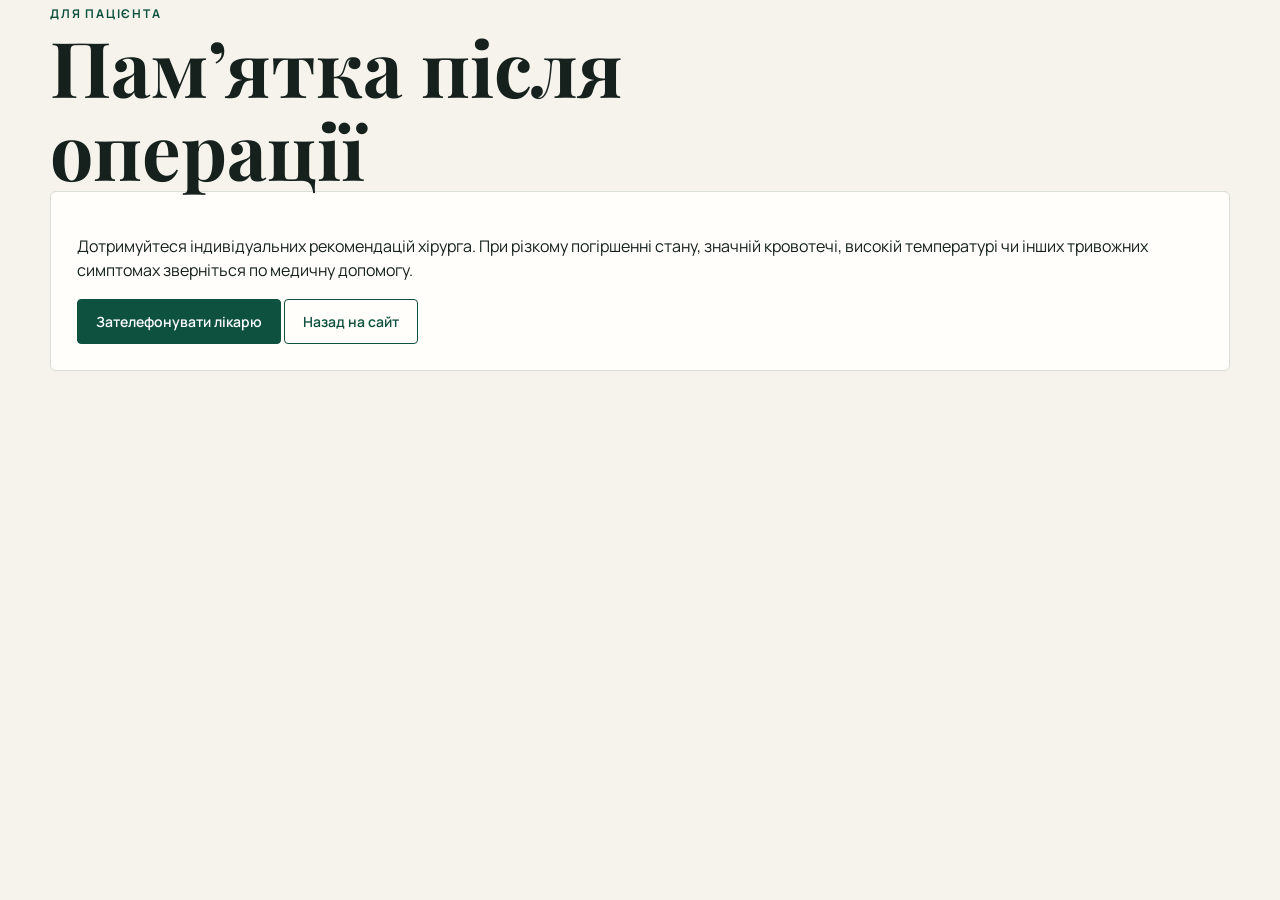
<file: aftercare.html>
<!doctype html>
<html lang="uk">
<head>
  <meta charset="utf-8">
  <meta name="viewport" content="width=device-width,initial-scale=1">
  <title>Памʼятка після операції</title>
  <link rel="stylesheet" href="styles.css">
</head>
<body>
<main class="patient-page">
  <div class="container">
    <span class="eyebrow">Для пацієнта</span>
    <h1>Памʼятка після операції</h1>

    <div class="card patient-page-card">
      <p>Дотримуйтеся індивідуальних рекомендацій хірурга. При різкому погіршенні стану, значній кровотечі, високій температурі чи інших тривожних симптомах зверніться по медичну допомогу.</p>

      <div class="patient-actions">
        <a class="btn" href="tel:+380973994532">Зателефонувати лікарю</a>
        <a class="btn ghost" href="index.html#patient">Назад на сайт</a>
      </div>
    </div>
  </div>
</main>
</body>
</html>
</file>
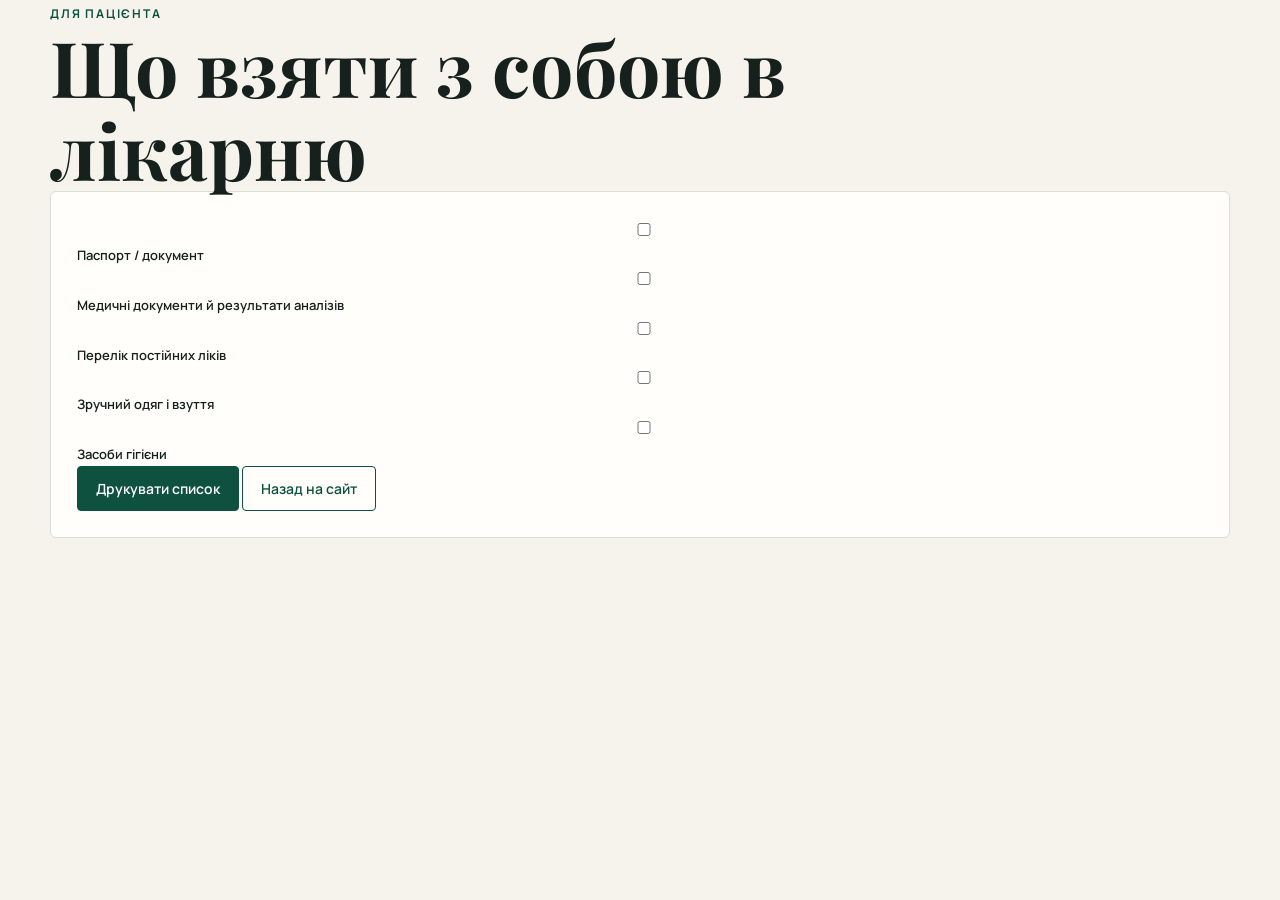
<file: hospital-bag.html>
<!doctype html>
<html lang="uk">
<head>
  <meta charset="utf-8">
  <meta name="viewport" content="width=device-width,initial-scale=1">
  <title>Що взяти з собою в лікарню</title>
  <link rel="stylesheet" href="styles.css">
</head>
<body>
<main class="patient-page">
  <div class="container">
    <span class="eyebrow">Для пацієнта</span>
    <h1>Що взяти з собою в лікарню</h1>

    <div class="card patient-page-card">
      <div class="patient-checklist">
        <label class="checklist-row"><input type="checkbox"><span class="checklist-text">Паспорт / документ</span></label>
        <label class="checklist-row"><input type="checkbox"><span class="checklist-text">Медичні документи й результати аналізів</span></label>
        <label class="checklist-row"><input type="checkbox"><span class="checklist-text">Перелік постійних ліків</span></label>
        <label class="checklist-row"><input type="checkbox"><span class="checklist-text">Зручний одяг і взуття</span></label>
        <label class="checklist-row"><input type="checkbox"><span class="checklist-text">Засоби гігієни</span></label>
      </div>

      <div class="patient-actions">
        <button class="btn" onclick="window.print()">Друкувати список</button>
        <a class="btn ghost" href="index.html#patient">Назад на сайт</a>
      </div>
    </div>
  </div>
</main>
</body>
</html>
</file>
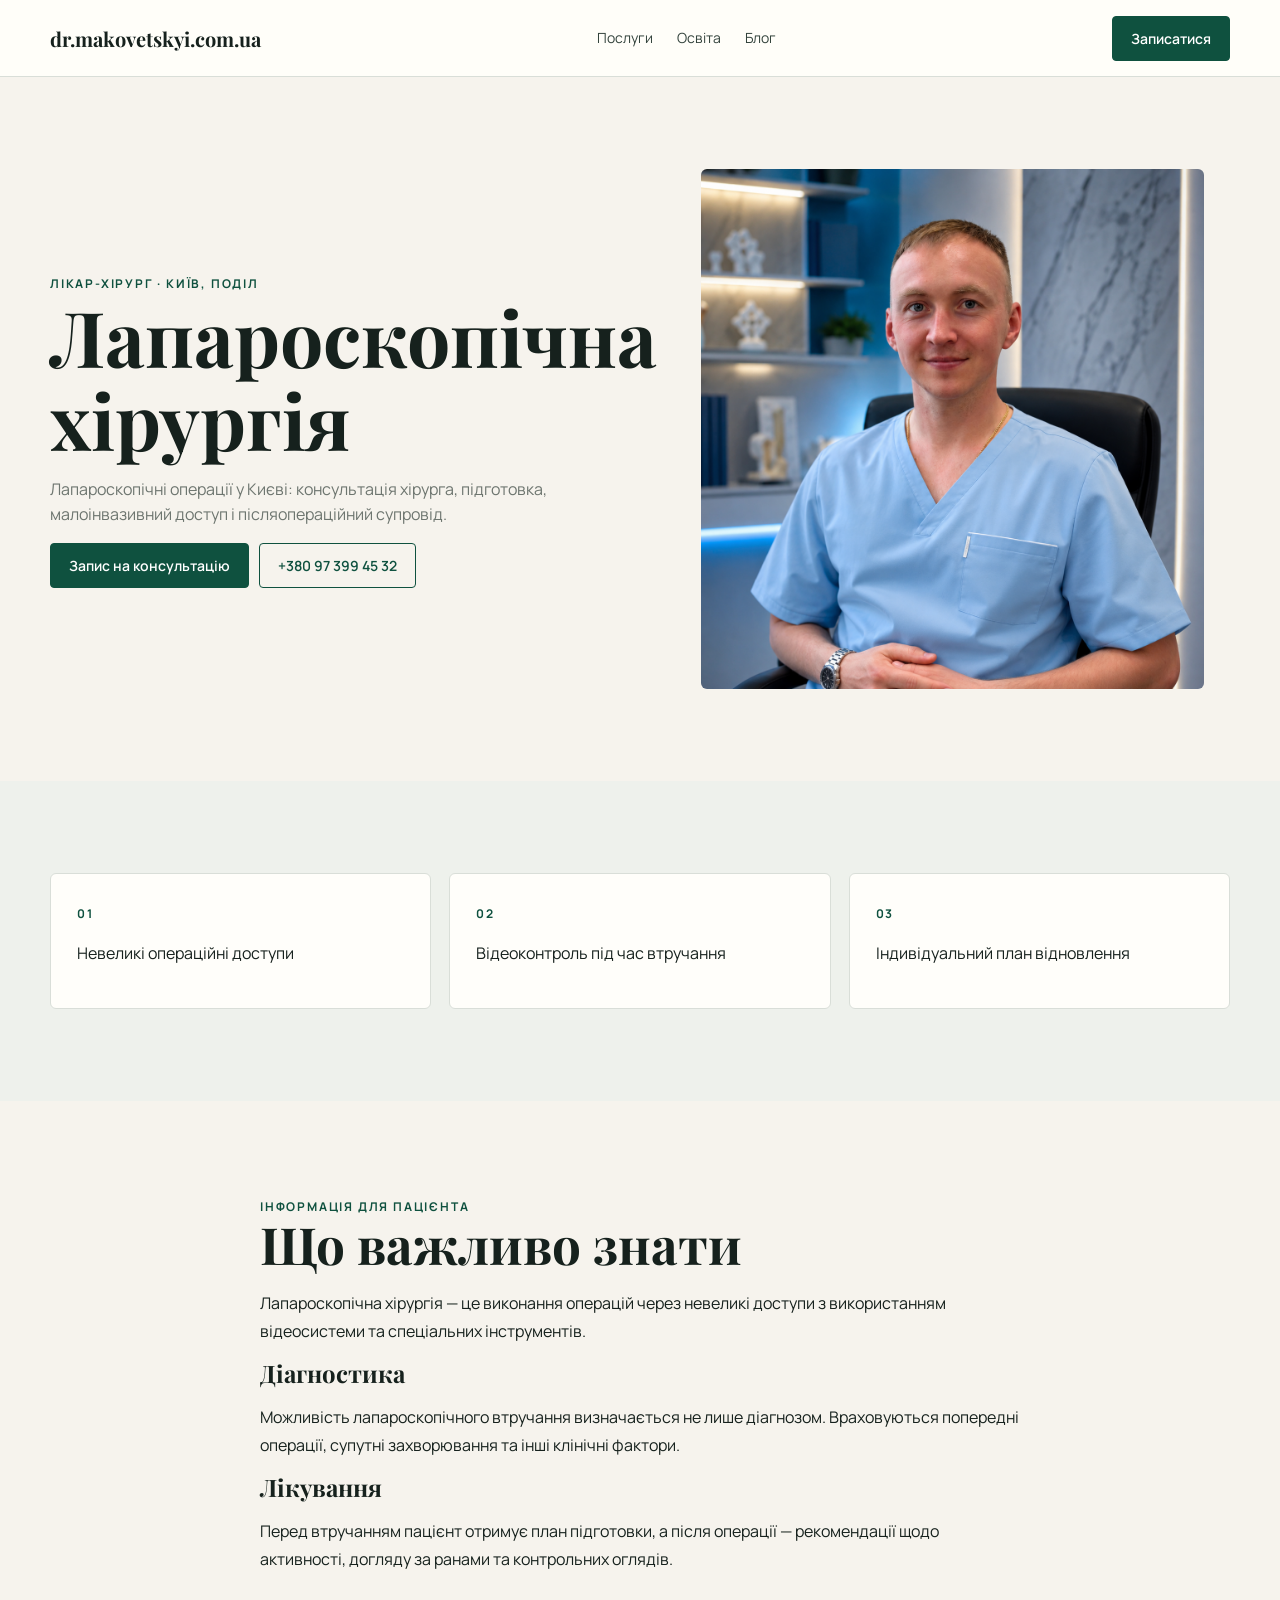
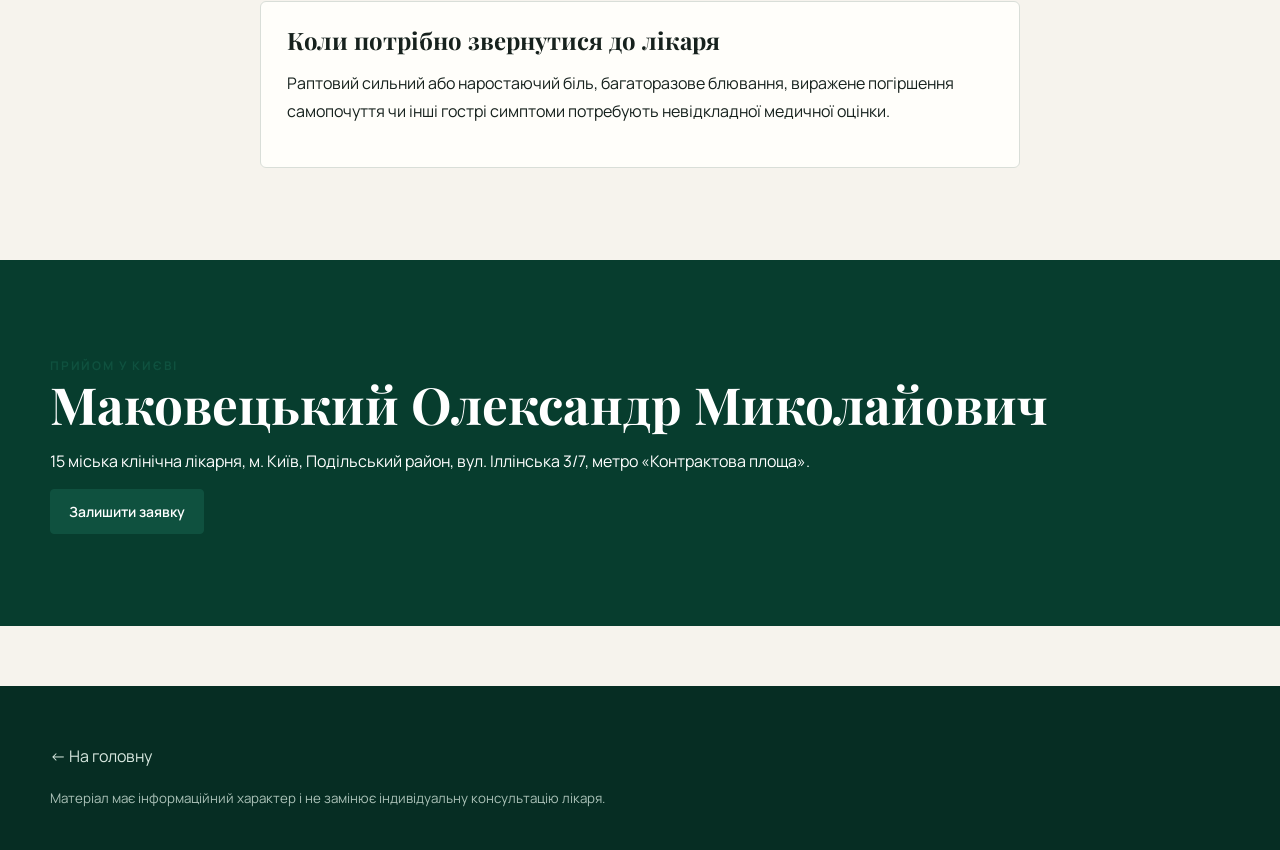
<file: laparoskopichna-khirurhiia.html>
<!doctype html><html lang="uk"><head><meta charset="utf-8"><meta name="viewport" content="width=device-width,initial-scale=1">
<title>Лапароскопічна хірургія у Києві — лікар-хірург</title><meta name="description" content="Лапароскопічні операції у Києві: консультація хірурга, підготовка, малоінвазивний доступ і післяопераційний супровід."><link rel="canonical" href="https://dr-makovetskyi-new.vercel.app/laparoskopichna-khirurhiia.html">
<meta property="og:type" content="website"><meta property="og:title" content="Лапароскопічна хірургія у Києві — лікар-хірург"><meta property="og:description" content="Лапароскопічні операції у Києві: консультація хірурга, підготовка, малоінвазивний доступ і післяопераційний супровід."><meta property="og:url" content="https://dr-makovetskyi-new.vercel.app/laparoskopichna-khirurhiia.html">
<link rel="stylesheet" href="styles.css"><script type="application/ld+json">{"@context": "https://schema.org", "@type": "MedicalWebPage", "name": "Лапароскопічна хірургія у Києві — лікар-хірург", "description": "Лапароскопічні операції у Києві: консультація хірурга, підготовка, малоінвазивний доступ і післяопераційний супровід.", "url": "https://dr-makovetskyi-new.vercel.app/laparoskopichna-khirurhiia.html", "author": {"@type": "Person", "name": "Маковецький Олександр Миколайович", "jobTitle": "Лікар-хірург"}}</script></head>
<body><header class="site-header"><div class="container header-inner"><a class="brand" href="index.html">dr.makovetskyi.com.ua</a><nav class="main-nav"><a href="index.html#services">Послуги</a><a href="index.html#education">Освіта</a><a href="index.html#blog">Блог</a></nav><a class="btn" href="index.html#appointment">Записатися</a></div></header>
<main><section class="section"><div class="container seo-service-hero"><div><span class="eyebrow">Лікар-хірург · Київ, Поділ</span><h1>Лапароскопічна хірургія</h1><p class="muted">Лапароскопічні операції у Києві: консультація хірурга, підготовка, малоінвазивний доступ і післяопераційний супровід.</p><div style="display:flex;gap:10px;flex-wrap:wrap"><a class="btn" href="index.html#appointment">Запис на консультацію</a><a class="btn ghost" href="tel:+380973994532">+380 97 399 45 32</a></div></div><img src="assets/doctor.png" alt="Лікар-хірург Маковецький Олександр Миколайович — Лапароскопічна хірургія"></div></section>
<section class="section" style="background:#eef1ec"><div class="container"><div class="seo-points"><article class="card"><span class="eyebrow">01</span><p>Невеликі операційні доступи</p></article><article class="card"><span class="eyebrow">02</span><p>Відеоконтроль під час втручання</p></article><article class="card"><span class="eyebrow">03</span><p>Індивідуальний план відновлення</p></article></div></div></section>
<section class="section"><div class="container seo-copy"><span class="eyebrow">Інформація для пацієнта</span><h2>Що важливо знати</h2><p>Лапароскопічна хірургія — це виконання операцій через невеликі доступи з використанням відеосистеми та спеціальних інструментів.</p><h3>Діагностика</h3><p>Можливість лапароскопічного втручання визначається не лише діагнозом. Враховуються попередні операції, супутні захворювання та інші клінічні фактори.</p><h3>Лікування</h3><p>Перед втручанням пацієнт отримує план підготовки, а після операції — рекомендації щодо активності, догляду за ранами та контрольних оглядів.</p><div class="card" style="margin-top:28px"><h3>Коли потрібно звернутися до лікаря</h3><p>Раптовий сильний або наростаючий біль, багаторазове блювання, виражене погіршення самопочуття чи інші гострі симптоми потребують невідкладної медичної оцінки.</p></div></div></section>
<section class="section dark-section"><div class="container"><span class="eyebrow">Прийом у Києві</span><h2>Маковецький Олександр Миколайович</h2><p>15 міська клінічна лікарня, м. Київ, Подільський район, вул. Іллінська 3/7, метро «Контрактова площа».</p><a class="btn" href="index.html#appointment">Залишити заявку</a></div></section></main>
<footer class="footer"><div class="container"><a href="index.html">← На головну</a><p><small>Матеріал має інформаційний характер і не замінює індивідуальну консультацію лікаря.</small></p></div></footer></body></html>
</file>
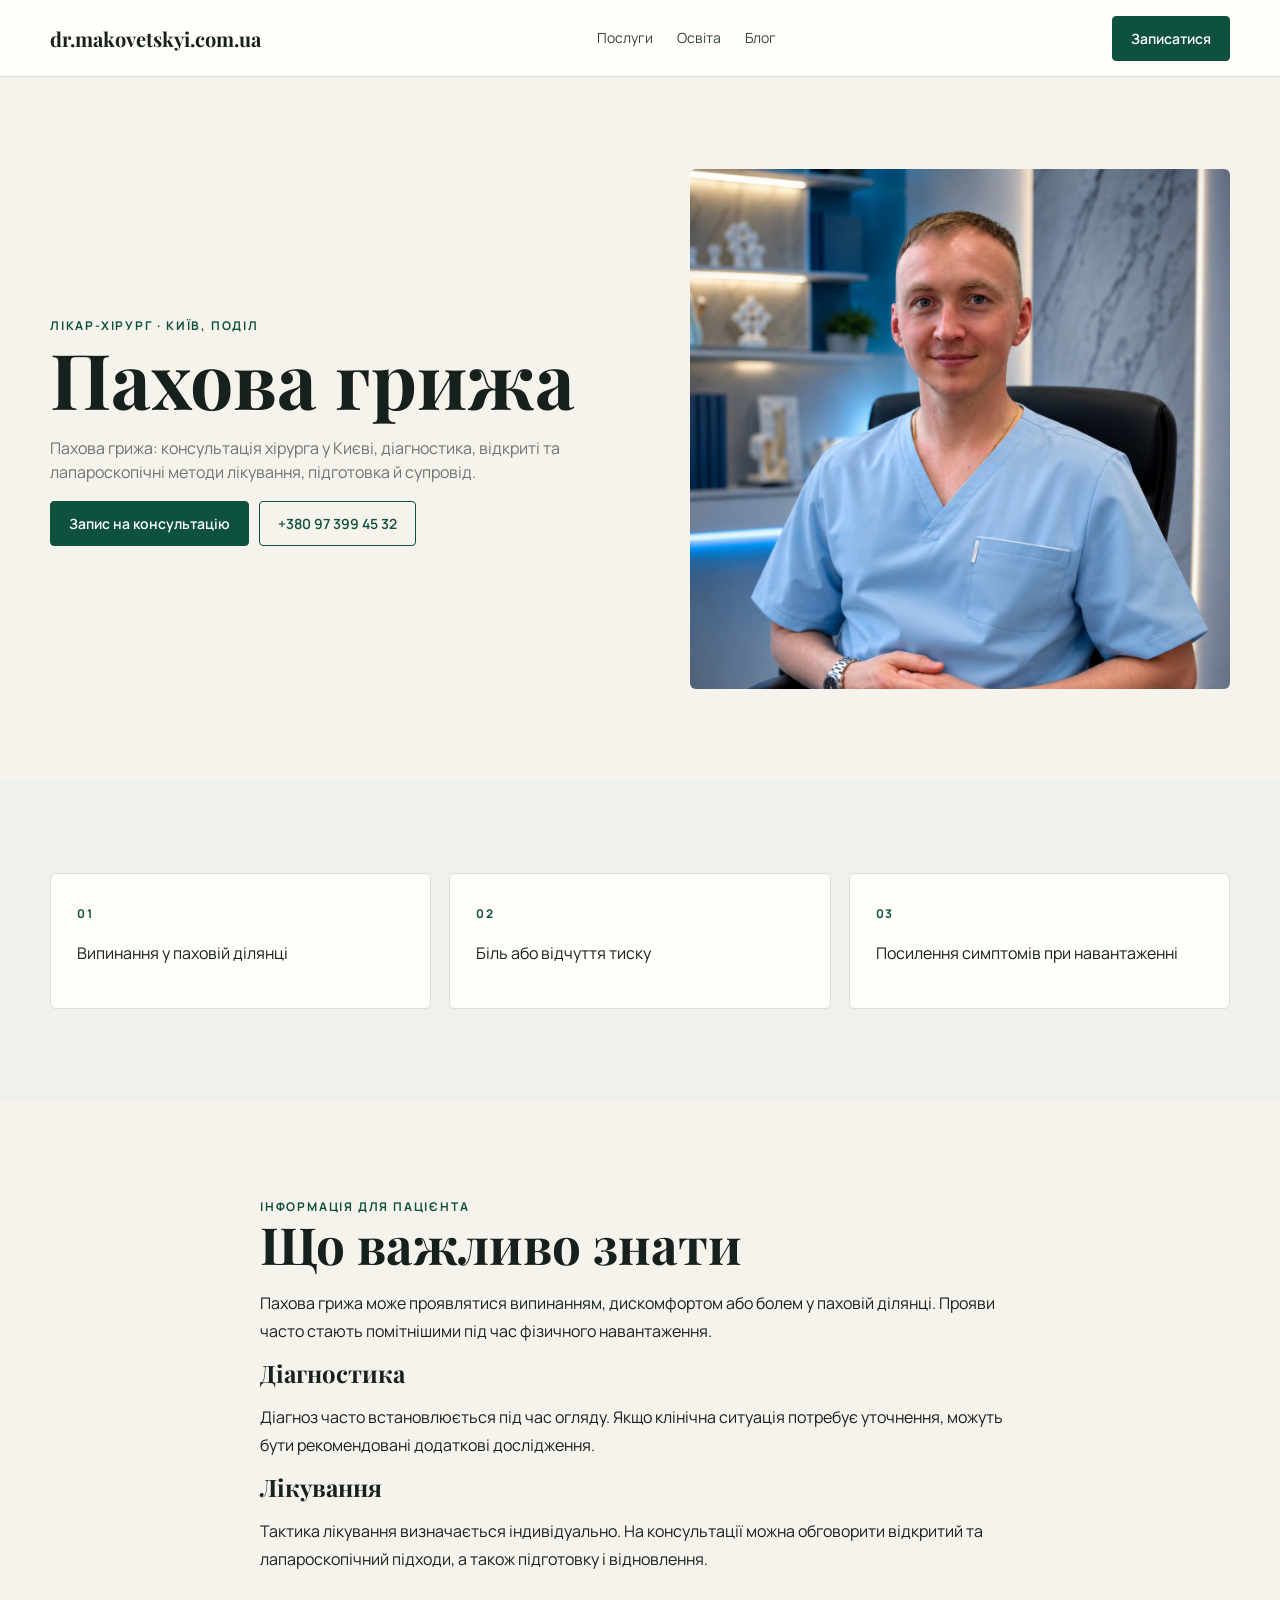
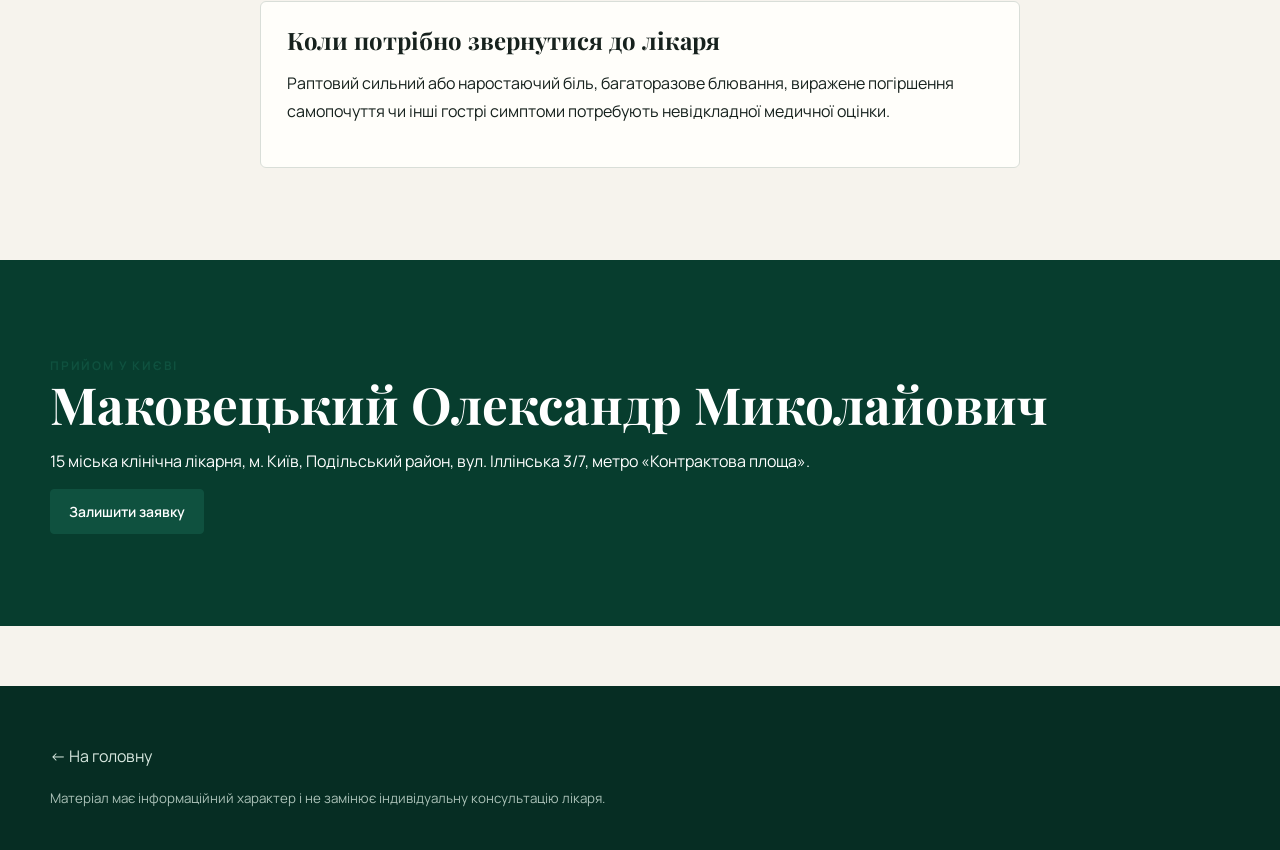
<file: pakhova-gryzha.html>
<!doctype html><html lang="uk"><head><meta charset="utf-8"><meta name="viewport" content="width=device-width,initial-scale=1">
<title>Пахова грижа у Києві — діагностика та лікування</title><meta name="description" content="Пахова грижа: консультація хірурга у Києві, діагностика, відкриті та лапароскопічні методи лікування, підготовка й супровід."><link rel="canonical" href="https://dr-makovetskyi-new.vercel.app/pakhova-gryzha.html">
<meta property="og:type" content="website"><meta property="og:title" content="Пахова грижа у Києві — діагностика та лікування"><meta property="og:description" content="Пахова грижа: консультація хірурга у Києві, діагностика, відкриті та лапароскопічні методи лікування, підготовка й супровід."><meta property="og:url" content="https://dr-makovetskyi-new.vercel.app/pakhova-gryzha.html">
<link rel="stylesheet" href="styles.css"><script type="application/ld+json">{"@context": "https://schema.org", "@type": "MedicalWebPage", "name": "Пахова грижа у Києві — діагностика та лікування", "description": "Пахова грижа: консультація хірурга у Києві, діагностика, відкриті та лапароскопічні методи лікування, підготовка й супровід.", "url": "https://dr-makovetskyi-new.vercel.app/pakhova-gryzha.html", "author": {"@type": "Person", "name": "Маковецький Олександр Миколайович", "jobTitle": "Лікар-хірург"}}</script></head>
<body><header class="site-header"><div class="container header-inner"><a class="brand" href="index.html">dr.makovetskyi.com.ua</a><nav class="main-nav"><a href="index.html#services">Послуги</a><a href="index.html#education">Освіта</a><a href="index.html#blog">Блог</a></nav><a class="btn" href="index.html#appointment">Записатися</a></div></header>
<main><section class="section"><div class="container seo-service-hero"><div><span class="eyebrow">Лікар-хірург · Київ, Поділ</span><h1>Пахова грижа</h1><p class="muted">Пахова грижа: консультація хірурга у Києві, діагностика, відкриті та лапароскопічні методи лікування, підготовка й супровід.</p><div style="display:flex;gap:10px;flex-wrap:wrap"><a class="btn" href="index.html#appointment">Запис на консультацію</a><a class="btn ghost" href="tel:+380973994532">+380 97 399 45 32</a></div></div><img src="assets/doctor.png" alt="Лікар-хірург Маковецький Олександр Миколайович — Пахова грижа"></div></section>
<section class="section" style="background:#eef1ec"><div class="container"><div class="seo-points"><article class="card"><span class="eyebrow">01</span><p>Випинання у паховій ділянці</p></article><article class="card"><span class="eyebrow">02</span><p>Біль або відчуття тиску</p></article><article class="card"><span class="eyebrow">03</span><p>Посилення симптомів при навантаженні</p></article></div></div></section>
<section class="section"><div class="container seo-copy"><span class="eyebrow">Інформація для пацієнта</span><h2>Що важливо знати</h2><p>Пахова грижа може проявлятися випинанням, дискомфортом або болем у паховій ділянці. Прояви часто стають помітнішими під час фізичного навантаження.</p><h3>Діагностика</h3><p>Діагноз часто встановлюється під час огляду. Якщо клінічна ситуація потребує уточнення, можуть бути рекомендовані додаткові дослідження.</p><h3>Лікування</h3><p>Тактика лікування визначається індивідуально. На консультації можна обговорити відкритий та лапароскопічний підходи, а також підготовку і відновлення.</p><div class="card" style="margin-top:28px"><h3>Коли потрібно звернутися до лікаря</h3><p>Раптовий сильний або наростаючий біль, багаторазове блювання, виражене погіршення самопочуття чи інші гострі симптоми потребують невідкладної медичної оцінки.</p></div></div></section>
<section class="section dark-section"><div class="container"><span class="eyebrow">Прийом у Києві</span><h2>Маковецький Олександр Миколайович</h2><p>15 міська клінічна лікарня, м. Київ, Подільський район, вул. Іллінська 3/7, метро «Контрактова площа».</p><a class="btn" href="index.html#appointment">Залишити заявку</a></div></section></main>
<footer class="footer"><div class="container"><a href="index.html">← На головну</a><p><small>Матеріал має інформаційний характер і не замінює індивідуальну консультацію лікаря.</small></p></div></footer></body></html>
</file>
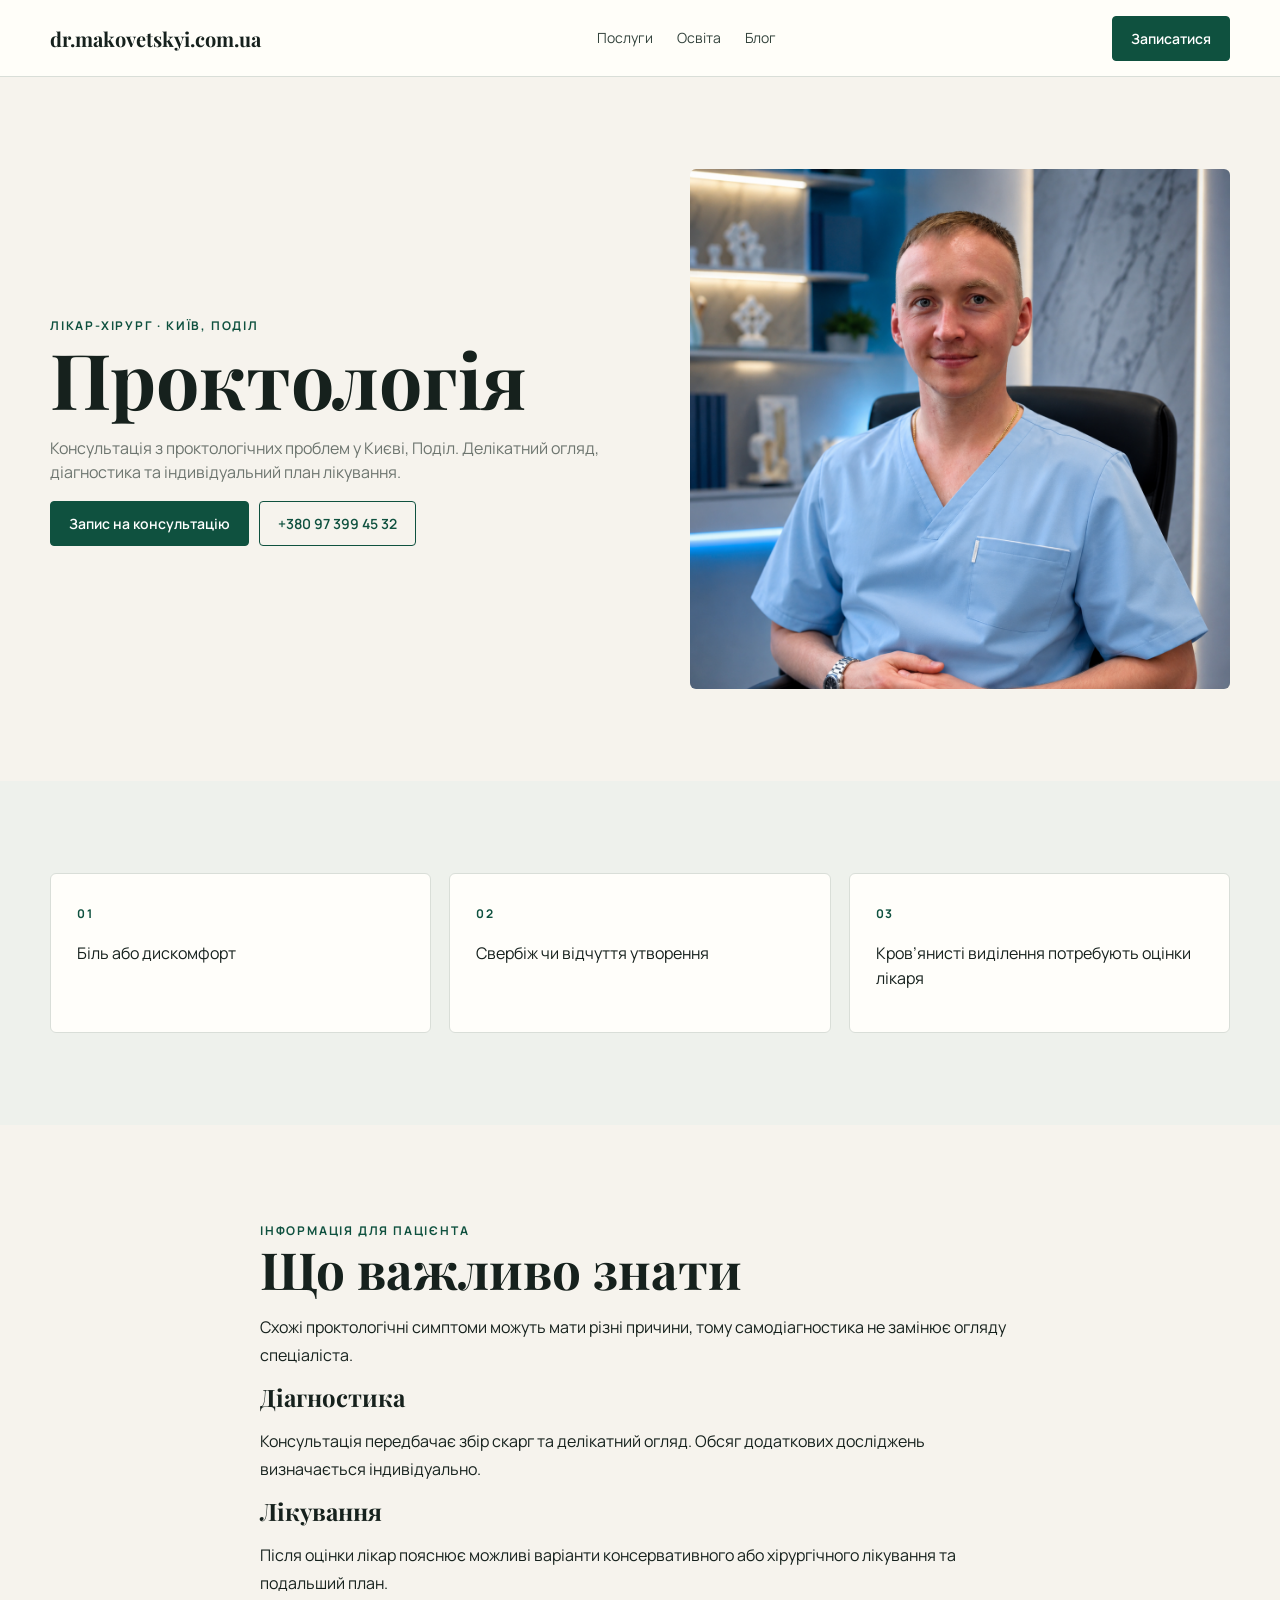
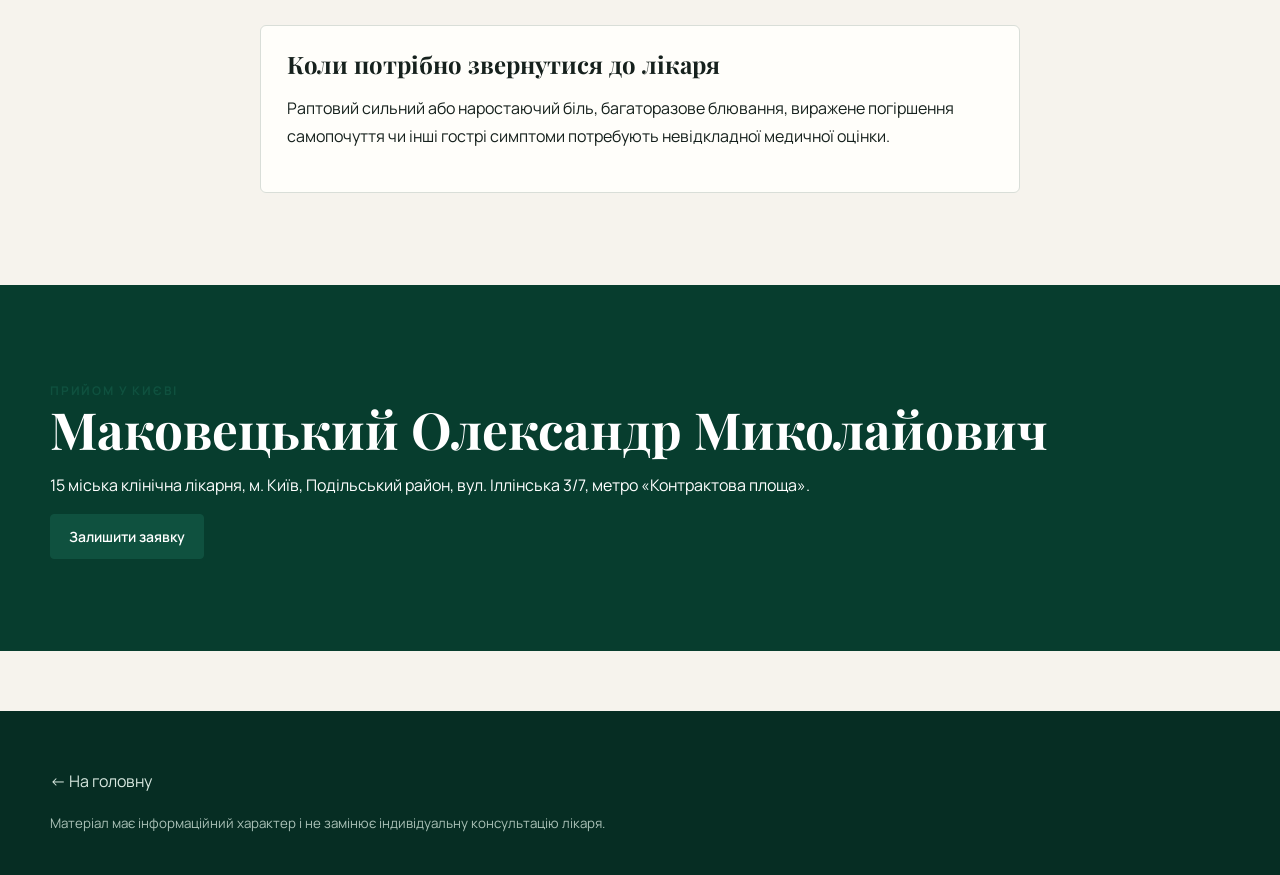
<file: proktolohiia.html>
<!doctype html><html lang="uk"><head><meta charset="utf-8"><meta name="viewport" content="width=device-width,initial-scale=1">
<title>Проктологія у Києві, Поділ — консультація хірурга</title><meta name="description" content="Консультація з проктологічних проблем у Києві, Поділ. Делікатний огляд, діагностика та індивідуальний план лікування."><link rel="canonical" href="https://dr-makovetskyi-new.vercel.app/proktolohiia.html">
<meta property="og:type" content="website"><meta property="og:title" content="Проктологія у Києві, Поділ — консультація хірурга"><meta property="og:description" content="Консультація з проктологічних проблем у Києві, Поділ. Делікатний огляд, діагностика та індивідуальний план лікування."><meta property="og:url" content="https://dr-makovetskyi-new.vercel.app/proktolohiia.html">
<link rel="stylesheet" href="styles.css"><script type="application/ld+json">{"@context": "https://schema.org", "@type": "MedicalWebPage", "name": "Проктологія у Києві, Поділ — консультація хірурга", "description": "Консультація з проктологічних проблем у Києві, Поділ. Делікатний огляд, діагностика та індивідуальний план лікування.", "url": "https://dr-makovetskyi-new.vercel.app/proktolohiia.html", "author": {"@type": "Person", "name": "Маковецький Олександр Миколайович", "jobTitle": "Лікар-хірург"}}</script></head>
<body><header class="site-header"><div class="container header-inner"><a class="brand" href="index.html">dr.makovetskyi.com.ua</a><nav class="main-nav"><a href="index.html#services">Послуги</a><a href="index.html#education">Освіта</a><a href="index.html#blog">Блог</a></nav><a class="btn" href="index.html#appointment">Записатися</a></div></header>
<main><section class="section"><div class="container seo-service-hero"><div><span class="eyebrow">Лікар-хірург · Київ, Поділ</span><h1>Проктологія</h1><p class="muted">Консультація з проктологічних проблем у Києві, Поділ. Делікатний огляд, діагностика та індивідуальний план лікування.</p><div style="display:flex;gap:10px;flex-wrap:wrap"><a class="btn" href="index.html#appointment">Запис на консультацію</a><a class="btn ghost" href="tel:+380973994532">+380 97 399 45 32</a></div></div><img src="assets/doctor.png" alt="Лікар-хірург Маковецький Олександр Миколайович — Проктологія"></div></section>
<section class="section" style="background:#eef1ec"><div class="container"><div class="seo-points"><article class="card"><span class="eyebrow">01</span><p>Біль або дискомфорт</p></article><article class="card"><span class="eyebrow">02</span><p>Свербіж чи відчуття утворення</p></article><article class="card"><span class="eyebrow">03</span><p>Кров’янисті виділення потребують оцінки лікаря</p></article></div></div></section>
<section class="section"><div class="container seo-copy"><span class="eyebrow">Інформація для пацієнта</span><h2>Що важливо знати</h2><p>Схожі проктологічні симптоми можуть мати різні причини, тому самодіагностика не замінює огляду спеціаліста.</p><h3>Діагностика</h3><p>Консультація передбачає збір скарг та делікатний огляд. Обсяг додаткових досліджень визначається індивідуально.</p><h3>Лікування</h3><p>Після оцінки лікар пояснює можливі варіанти консервативного або хірургічного лікування та подальший план.</p><div class="card" style="margin-top:28px"><h3>Коли потрібно звернутися до лікаря</h3><p>Раптовий сильний або наростаючий біль, багаторазове блювання, виражене погіршення самопочуття чи інші гострі симптоми потребують невідкладної медичної оцінки.</p></div></div></section>
<section class="section dark-section"><div class="container"><span class="eyebrow">Прийом у Києві</span><h2>Маковецький Олександр Миколайович</h2><p>15 міська клінічна лікарня, м. Київ, Подільський район, вул. Іллінська 3/7, метро «Контрактова площа».</p><a class="btn" href="index.html#appointment">Залишити заявку</a></div></section></main>
<footer class="footer"><div class="container"><a href="index.html">← На головну</a><p><small>Матеріал має інформаційний характер і не замінює індивідуальну консультацію лікаря.</small></p></div></footer></body></html>
</file>
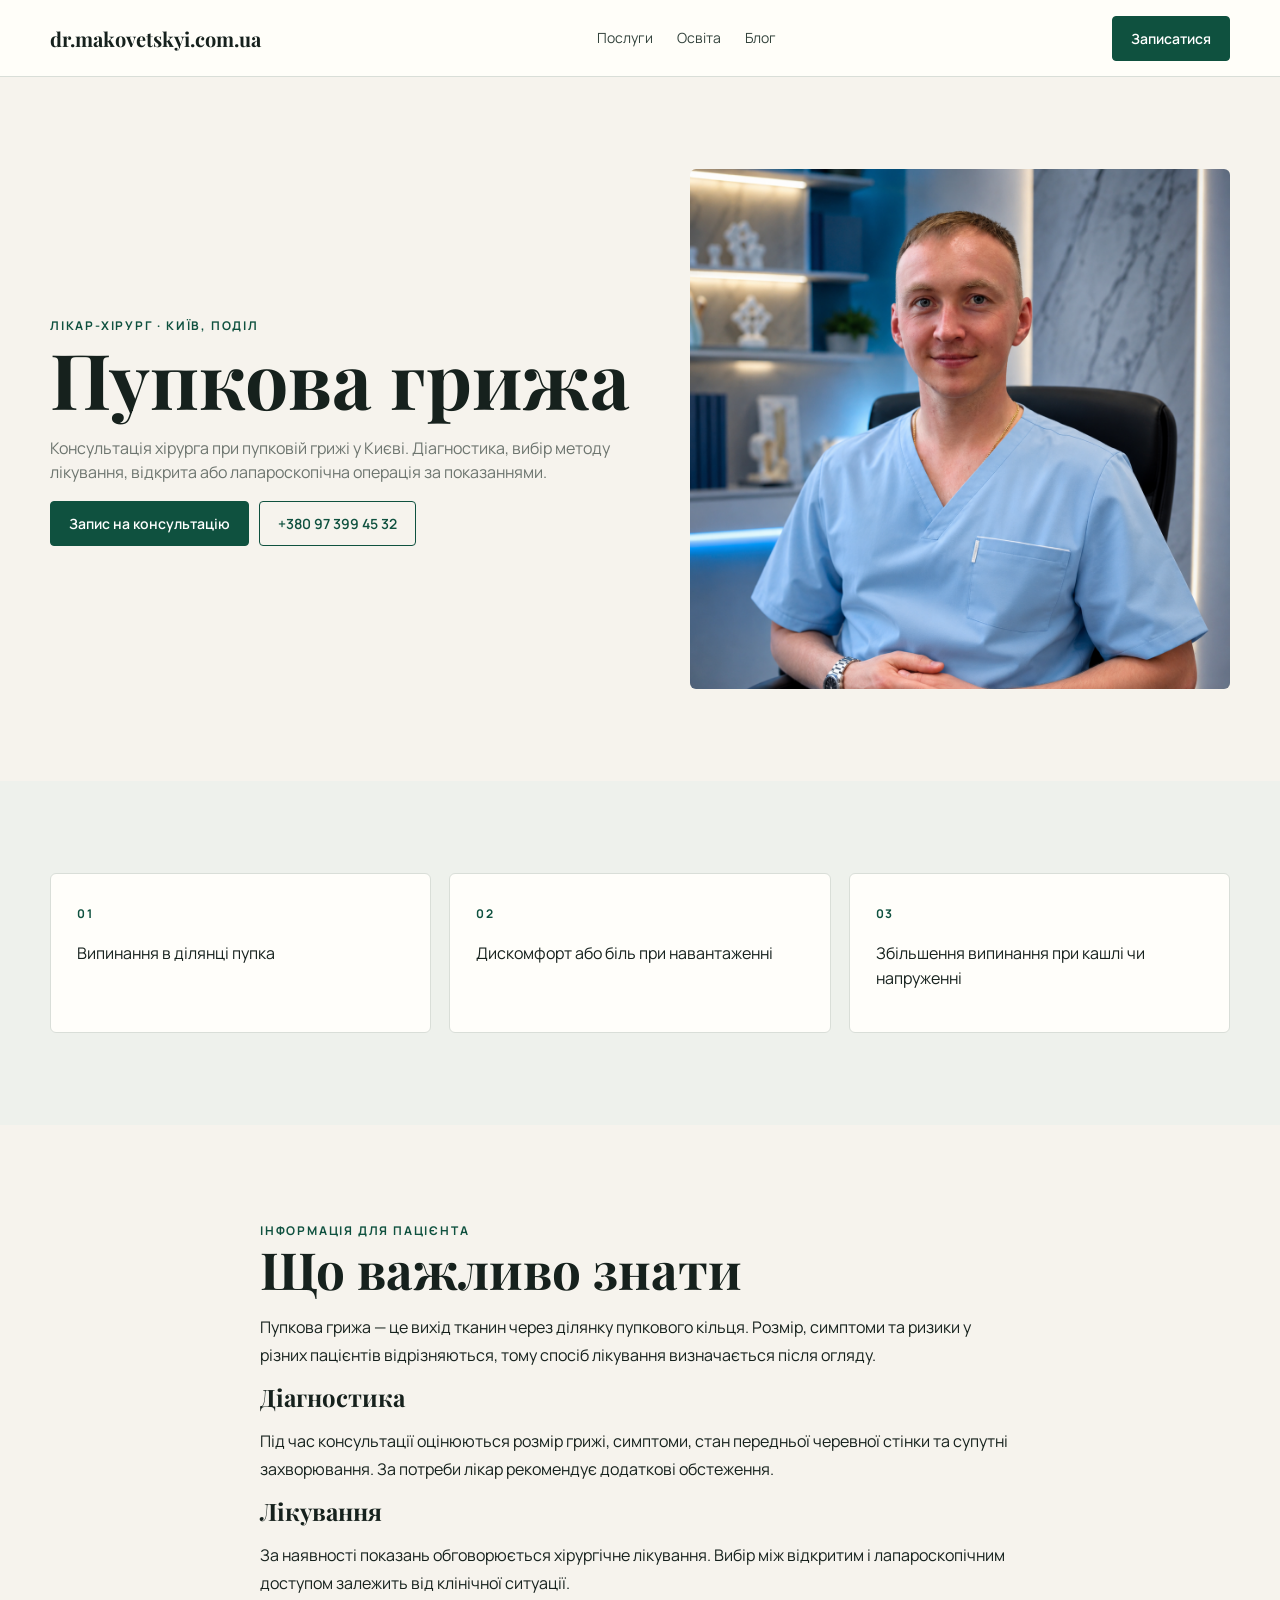
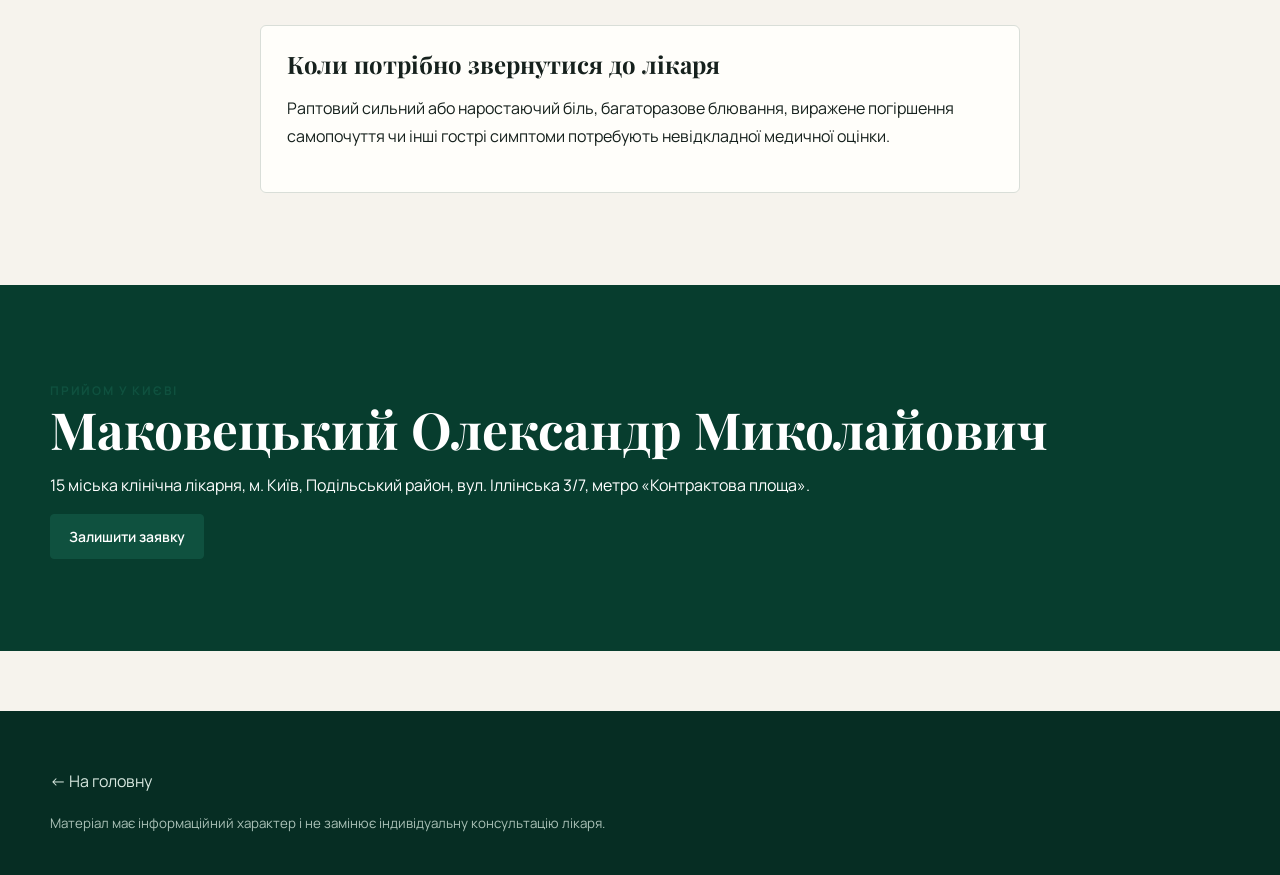
<file: pupkova-gryzha.html>
<!doctype html><html lang="uk"><head><meta charset="utf-8"><meta name="viewport" content="width=device-width,initial-scale=1">
<title>Пупкова грижа у Києві — консультація хірурга</title><meta name="description" content="Консультація хірурга при пупковій грижі у Києві. Діагностика, вибір методу лікування, відкрита або лапароскопічна операція за показаннями."><link rel="canonical" href="https://dr-makovetskyi-new.vercel.app/pupkova-gryzha.html">
<meta property="og:type" content="website"><meta property="og:title" content="Пупкова грижа у Києві — консультація хірурга"><meta property="og:description" content="Консультація хірурга при пупковій грижі у Києві. Діагностика, вибір методу лікування, відкрита або лапароскопічна операція за показаннями."><meta property="og:url" content="https://dr-makovetskyi-new.vercel.app/pupkova-gryzha.html">
<link rel="stylesheet" href="styles.css"><script type="application/ld+json">{"@context": "https://schema.org", "@type": "MedicalWebPage", "name": "Пупкова грижа у Києві — консультація хірурга", "description": "Консультація хірурга при пупковій грижі у Києві. Діагностика, вибір методу лікування, відкрита або лапароскопічна операція за показаннями.", "url": "https://dr-makovetskyi-new.vercel.app/pupkova-gryzha.html", "author": {"@type": "Person", "name": "Маковецький Олександр Миколайович", "jobTitle": "Лікар-хірург"}}</script></head>
<body><header class="site-header"><div class="container header-inner"><a class="brand" href="index.html">dr.makovetskyi.com.ua</a><nav class="main-nav"><a href="index.html#services">Послуги</a><a href="index.html#education">Освіта</a><a href="index.html#blog">Блог</a></nav><a class="btn" href="index.html#appointment">Записатися</a></div></header>
<main><section class="section"><div class="container seo-service-hero"><div><span class="eyebrow">Лікар-хірург · Київ, Поділ</span><h1>Пупкова грижа</h1><p class="muted">Консультація хірурга при пупковій грижі у Києві. Діагностика, вибір методу лікування, відкрита або лапароскопічна операція за показаннями.</p><div style="display:flex;gap:10px;flex-wrap:wrap"><a class="btn" href="index.html#appointment">Запис на консультацію</a><a class="btn ghost" href="tel:+380973994532">+380 97 399 45 32</a></div></div><img src="assets/doctor.png" alt="Лікар-хірург Маковецький Олександр Миколайович — Пупкова грижа"></div></section>
<section class="section" style="background:#eef1ec"><div class="container"><div class="seo-points"><article class="card"><span class="eyebrow">01</span><p>Випинання в ділянці пупка</p></article><article class="card"><span class="eyebrow">02</span><p>Дискомфорт або біль при навантаженні</p></article><article class="card"><span class="eyebrow">03</span><p>Збільшення випинання при кашлі чи напруженні</p></article></div></div></section>
<section class="section"><div class="container seo-copy"><span class="eyebrow">Інформація для пацієнта</span><h2>Що важливо знати</h2><p>Пупкова грижа — це вихід тканин через ділянку пупкового кільця. Розмір, симптоми та ризики у різних пацієнтів відрізняються, тому спосіб лікування визначається після огляду.</p><h3>Діагностика</h3><p>Під час консультації оцінюються розмір грижі, симптоми, стан передньої черевної стінки та супутні захворювання. За потреби лікар рекомендує додаткові обстеження.</p><h3>Лікування</h3><p>За наявності показань обговорюється хірургічне лікування. Вибір між відкритим і лапароскопічним доступом залежить від клінічної ситуації.</p><div class="card" style="margin-top:28px"><h3>Коли потрібно звернутися до лікаря</h3><p>Раптовий сильний або наростаючий біль, багаторазове блювання, виражене погіршення самопочуття чи інші гострі симптоми потребують невідкладної медичної оцінки.</p></div></div></section>
<section class="section dark-section"><div class="container"><span class="eyebrow">Прийом у Києві</span><h2>Маковецький Олександр Миколайович</h2><p>15 міська клінічна лікарня, м. Київ, Подільський район, вул. Іллінська 3/7, метро «Контрактова площа».</p><a class="btn" href="index.html#appointment">Залишити заявку</a></div></section></main>
<footer class="footer"><div class="container"><a href="index.html">← На головну</a><p><small>Матеріал має інформаційний характер і не замінює індивідуальну консультацію лікаря.</small></p></div></footer></body></html>
</file>
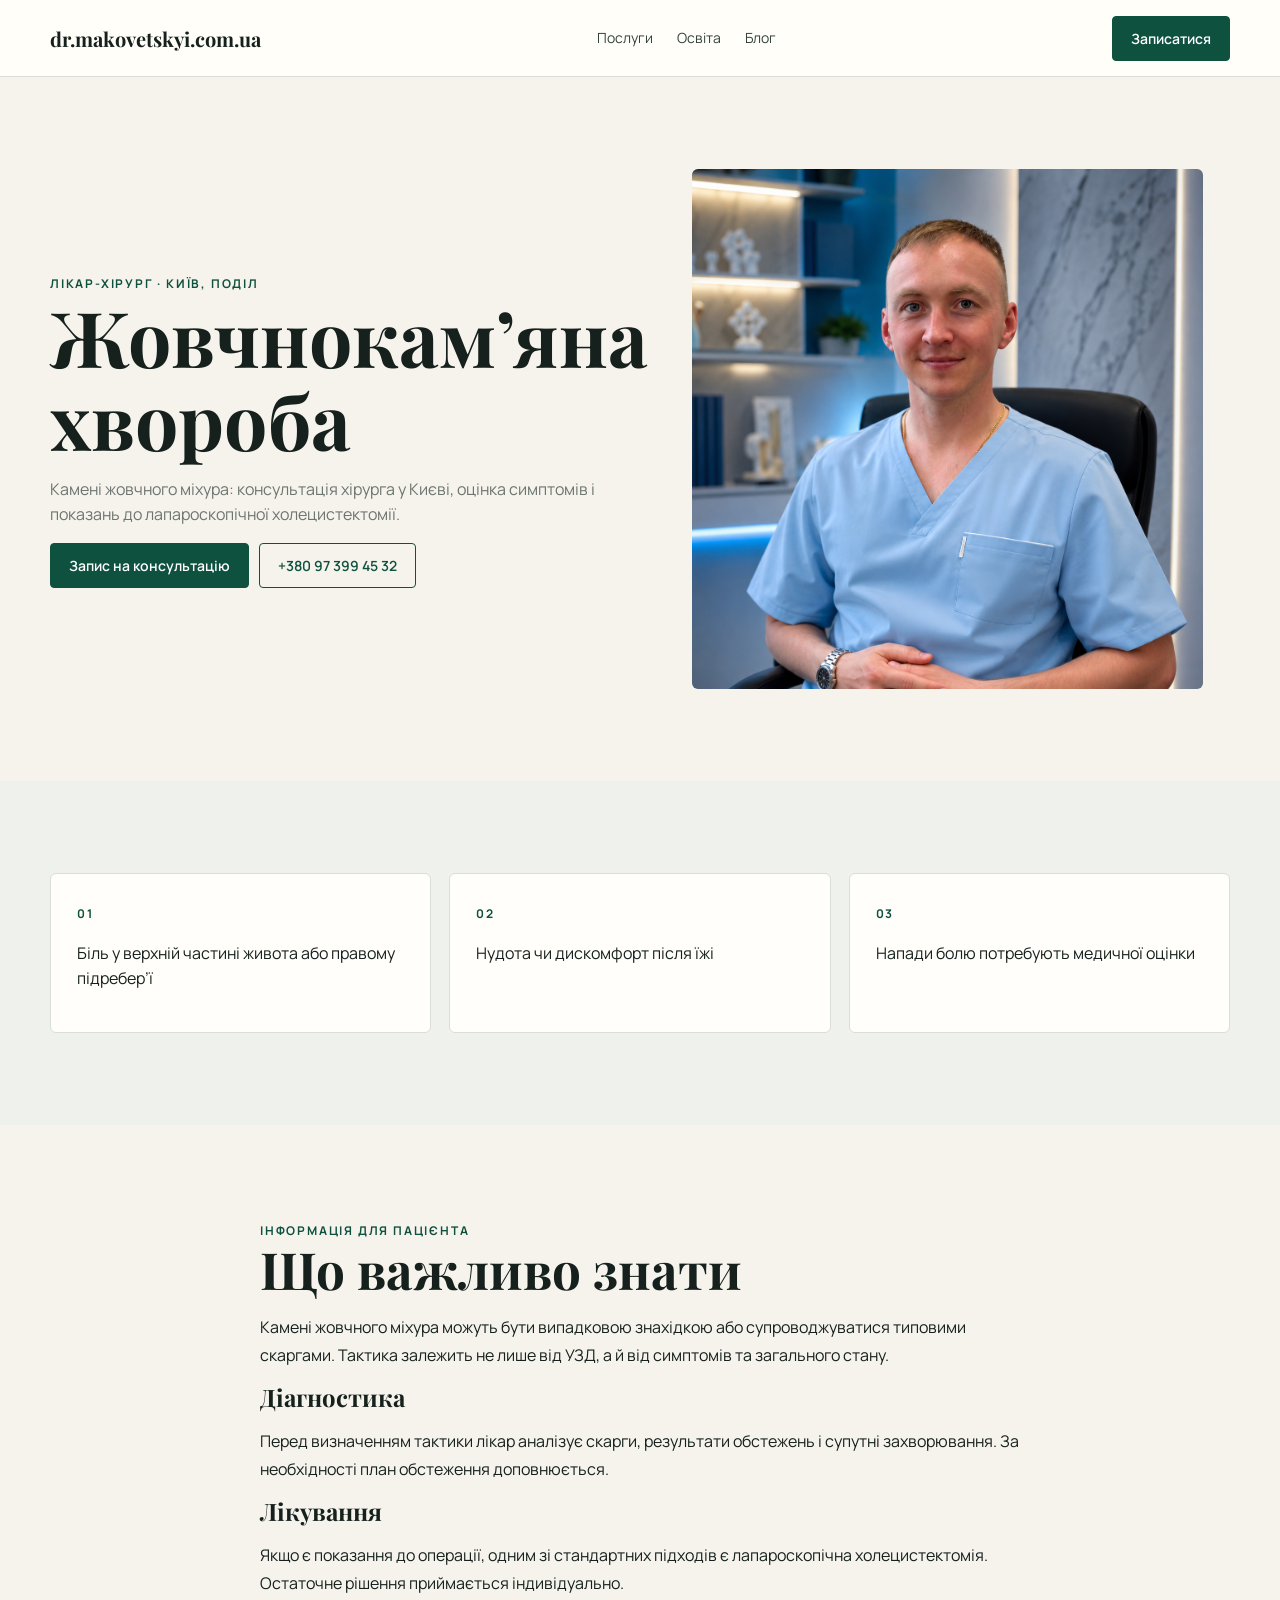
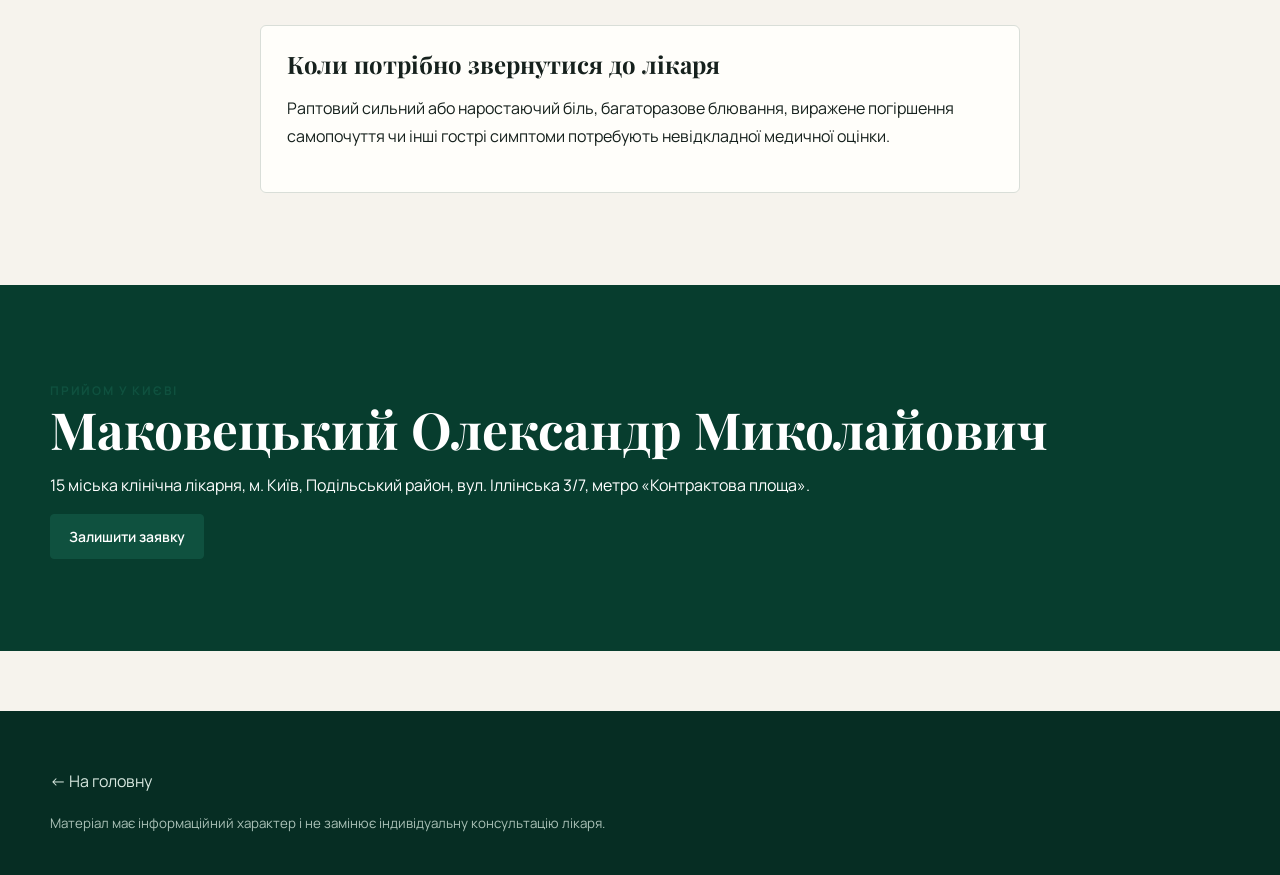
<file: zhovchnokamiana-khvoroba.html>
<!doctype html><html lang="uk"><head><meta charset="utf-8"><meta name="viewport" content="width=device-width,initial-scale=1">
<title>Жовчнокам’яна хвороба — хірург Київ</title><meta name="description" content="Камені жовчного міхура: консультація хірурга у Києві, оцінка симптомів і показань до лапароскопічної холецистектомії."><link rel="canonical" href="https://dr-makovetskyi-new.vercel.app/zhovchnokamiana-khvoroba.html">
<meta property="og:type" content="website"><meta property="og:title" content="Жовчнокам’яна хвороба — хірург Київ"><meta property="og:description" content="Камені жовчного міхура: консультація хірурга у Києві, оцінка симптомів і показань до лапароскопічної холецистектомії."><meta property="og:url" content="https://dr-makovetskyi-new.vercel.app/zhovchnokamiana-khvoroba.html">
<link rel="stylesheet" href="styles.css"><script type="application/ld+json">{"@context": "https://schema.org", "@type": "MedicalWebPage", "name": "Жовчнокам’яна хвороба — хірург Київ", "description": "Камені жовчного міхура: консультація хірурга у Києві, оцінка симптомів і показань до лапароскопічної холецистектомії.", "url": "https://dr-makovetskyi-new.vercel.app/zhovchnokamiana-khvoroba.html", "author": {"@type": "Person", "name": "Маковецький Олександр Миколайович", "jobTitle": "Лікар-хірург"}}</script></head>
<body><header class="site-header"><div class="container header-inner"><a class="brand" href="index.html">dr.makovetskyi.com.ua</a><nav class="main-nav"><a href="index.html#services">Послуги</a><a href="index.html#education">Освіта</a><a href="index.html#blog">Блог</a></nav><a class="btn" href="index.html#appointment">Записатися</a></div></header>
<main><section class="section"><div class="container seo-service-hero"><div><span class="eyebrow">Лікар-хірург · Київ, Поділ</span><h1>Жовчнокам’яна хвороба</h1><p class="muted">Камені жовчного міхура: консультація хірурга у Києві, оцінка симптомів і показань до лапароскопічної холецистектомії.</p><div style="display:flex;gap:10px;flex-wrap:wrap"><a class="btn" href="index.html#appointment">Запис на консультацію</a><a class="btn ghost" href="tel:+380973994532">+380 97 399 45 32</a></div></div><img src="assets/doctor.png" alt="Лікар-хірург Маковецький Олександр Миколайович — Жовчнокам’яна хвороба"></div></section>
<section class="section" style="background:#eef1ec"><div class="container"><div class="seo-points"><article class="card"><span class="eyebrow">01</span><p>Біль у верхній частині живота або правому підребер’ї</p></article><article class="card"><span class="eyebrow">02</span><p>Нудота чи дискомфорт після їжі</p></article><article class="card"><span class="eyebrow">03</span><p>Напади болю потребують медичної оцінки</p></article></div></div></section>
<section class="section"><div class="container seo-copy"><span class="eyebrow">Інформація для пацієнта</span><h2>Що важливо знати</h2><p>Камені жовчного міхура можуть бути випадковою знахідкою або супроводжуватися типовими скаргами. Тактика залежить не лише від УЗД, а й від симптомів та загального стану.</p><h3>Діагностика</h3><p>Перед визначенням тактики лікар аналізує скарги, результати обстежень і супутні захворювання. За необхідності план обстеження доповнюється.</p><h3>Лікування</h3><p>Якщо є показання до операції, одним зі стандартних підходів є лапароскопічна холецистектомія. Остаточне рішення приймається індивідуально.</p><div class="card" style="margin-top:28px"><h3>Коли потрібно звернутися до лікаря</h3><p>Раптовий сильний або наростаючий біль, багаторазове блювання, виражене погіршення самопочуття чи інші гострі симптоми потребують невідкладної медичної оцінки.</p></div></div></section>
<section class="section dark-section"><div class="container"><span class="eyebrow">Прийом у Києві</span><h2>Маковецький Олександр Миколайович</h2><p>15 міська клінічна лікарня, м. Київ, Подільський район, вул. Іллінська 3/7, метро «Контрактова площа».</p><a class="btn" href="index.html#appointment">Залишити заявку</a></div></section></main>
<footer class="footer"><div class="container"><a href="index.html">← На головну</a><p><small>Матеріал має інформаційний характер і не замінює індивідуальну консультацію лікаря.</small></p></div></footer></body></html>
</file>
<file: styles.css>
@import url('https://fonts.googleapis.com/css2?family=Manrope:wght@400;500;600;700&family=Playfair+Display:wght@600;700&display=swap');
:root{--bg:#f6f3ed;--paper:#fffefa;--ink:#16211d;--muted:#6d756f;--accent:#0f513f;--line:#d9ded8;--soft:#eef2ee;--radius:6px;--shadow:0 10px 30px rgba(31,52,43,.08);--serif:'Playfair Display',Georgia,serif;--sans:'Manrope',Arial,sans-serif;--container:1180px;--section-space:92px}
*{box-sizing:border-box}html{scroll-behavior:smooth}body{margin:0;background:var(--bg);color:var(--ink);font-family:var(--sans);line-height:1.55}img,video{max-width:100%;display:block}a{color:inherit}.container{width:min(var(--container),calc(100% - 40px));margin:auto}.site-header{position:sticky;top:0;z-index:50;background:rgba(255,254,250,.94);backdrop-filter:blur(12px);border-bottom:1px solid var(--line)}.header-inner{display:flex;align-items:center;justify-content:space-between;gap:24px;min-height:76px}.brand{font-family:var(--serif);font-size:20px;font-weight:700;text-decoration:none;white-space:nowrap}.main-nav{display:flex;align-items:center;gap:24px;font-size:14px}.main-nav a{text-decoration:none;color:#33433c}.header-actions{display:flex;gap:10px}.btn{border:1px solid var(--accent);background:var(--accent);color:white;padding:12px 18px;border-radius:4px;font:600 14px var(--sans);cursor:pointer;text-decoration:none;display:inline-flex;align-items:center;justify-content:center;gap:8px}.btn.ghost{background:transparent;color:var(--accent)}.btn.light{background:var(--paper);color:var(--accent);border-color:var(--line)}.hero{padding:30px 0 0}.hero-grid{display:grid;grid-template-columns:1.05fr .95fr;min-height:650px;background:var(--paper);border:1px solid var(--line)}.hero-copy{padding:72px 58px;display:flex;flex-direction:column;justify-content:center}.eyebrow{text-transform:uppercase;letter-spacing:.15em;font-size:12px;color:var(--accent);font-weight:700}h1,h2,h3{font-family:var(--serif);font-weight:700;line-height:1.08;margin:0}h1{font-size:clamp(44px,6vw,78px);max-width:760px}h2{font-size:clamp(34px,4vw,52px)}h3{font-size:24px}.hero-copy p{font-size:18px;color:var(--muted);max-width:650px;margin:24px 0 28px}.hero-media{position:relative;min-height:650px;background:#dbe5df;overflow:hidden}.hero-media img{width:100%;height:100%;object-fit:cover}.hero-contact{position:absolute;right:24px;bottom:24px;width:280px;background:rgba(255,254,250,.96);padding:20px;border:1px solid var(--line);box-shadow:var(--shadow)}.hero-contact strong{display:block;margin-bottom:8px}.hero-contact-links{display:grid;gap:8px;margin-top:12px}.stat-strip{display:grid;grid-template-columns:repeat(4,1fr);border:1px solid var(--line);border-top:0;background:var(--paper)}.stat{padding:18px 24px;border-right:1px solid var(--line)}.stat:last-child{border-right:0}.stat b{display:block;font-size:18px}.stat span{font-size:12px;color:var(--muted)}.section{padding:var(--section-space) 0}.section-head{display:flex;justify-content:space-between;align-items:end;gap:20px;margin-bottom:34px}.section-head p{max-width:580px;color:var(--muted);margin:0}.grid{display:grid;gap:18px}.grid-3{grid-template-columns:repeat(3,1fr)}.grid-4{grid-template-columns:repeat(4,1fr)}.card{background:var(--paper);border:1px solid var(--line);padding:26px;border-radius:var(--radius)}.card.media{padding:0;overflow:hidden}.card.media img{height:250px;width:100%;object-fit:cover}.card.media .body{padding:22px}.muted{color:var(--muted)}.dark-section{background:#073d2e;color:white}.dark-section .card{background:rgba(255,255,255,.04);border-color:rgba(255,255,255,.18)}.dark-section .muted{color:#c7d5cf}.priority-card{min-height:210px;display:flex;flex-direction:column;justify-content:space-between}.priority-card .icon{font-size:30px}.education{display:grid;grid-template-columns:.8fr 1.2fr;gap:28px}.timeline{display:grid;gap:0}.timeline-row{display:grid;grid-template-columns:120px 1fr;gap:24px;padding:22px 0;border-top:1px solid var(--line)}.blog-grid{display:grid;grid-template-columns:1.1fr .9fr;gap:20px}.blog-feature{background:var(--paper);border:1px solid var(--line)}.blog-feature img{width:100%;height:420px;object-fit:cover}.blog-feature .body{padding:28px}.blog-list{display:grid;gap:16px}.blog-small{display:grid;grid-template-columns:150px 1fr;gap:18px;background:var(--paper);border:1px solid var(--line);padding:14px}.blog-small img{width:150px;height:110px;object-fit:cover}.beforeafter-wrap{display:grid;grid-template-columns:1fr 1fr;gap:20px}.medical-gate{background:var(--paper);border:1px solid var(--line);padding:24px}.ba{position:relative;height:390px;overflow:hidden;background:#d9ddd9}.ba img{position:absolute;inset:0;width:100%;height:100%;object-fit:cover}.ba .after{clip-path:inset(0 50% 0 0)}.ba input{position:absolute;inset:0;width:100%;height:100%;opacity:0;cursor:ew-resize}.ba-line{position:absolute;top:0;bottom:0;left:50%;width:2px;background:white}.video-circles{display:flex;gap:22px;flex-wrap:wrap}.video-circle{width:150px;text-align:center}.video-circle video,.video-circle img{width:120px;height:120px;border-radius:50%;object-fit:cover;margin:auto;border:5px solid var(--paper);box-shadow:var(--shadow)}.patient-tools{display:grid;grid-template-columns:repeat(4,1fr);gap:18px}.tool-card{background:var(--paper);border:1px solid var(--line);padding:24px;min-height:260px;display:flex;flex-direction:column}.tool-card .btn{margin-top:auto}.checklist label{display:flex;gap:10px;padding:10px 0;border-bottom:1px dashed var(--line)}.gallery-masonry{columns:3 260px;column-gap:16px}.gallery-masonry img{width:100%;margin:0 0 16px;break-inside:avoid}.reviews-grid{display:grid;grid-template-columns:repeat(3,1fr);gap:18px}.review{background:var(--paper);border:1px solid var(--line);padding:22px}.stars{color:#b2831f}.contact-grid{display:grid;grid-template-columns:1fr 1fr;gap:22px}.contact-card{background:var(--paper);border:1px solid var(--line);padding:28px}.map-frame{min-height:360px;border:0;width:100%}.footer{background:#062d23;color:white;padding:58px 0 24px;margin-top:60px}.footer-grid{display:grid;grid-template-columns:1.4fr 1fr 1fr;gap:40px}.footer a{color:#d7e7df;text-decoration:none}.footer small{color:#aac1b7}.contact-popover{position:fixed;right:22px;bottom:22px;z-index:60;width:min(330px,calc(100% - 44px));background:var(--paper);border:1px solid var(--line);box-shadow:var(--shadow);padding:22px;display:none}.contact-popover.active{display:block}.contact-popover a{display:block;padding:9px 0}.admin-shell{display:grid;grid-template-columns:250px 1fr;min-height:100vh;background:#f4f4ef}.admin-sidebar{background:#073d2e;color:white;padding:22px;position:sticky;top:0;height:100vh;overflow:auto}.admin-sidebar button{width:100%;background:transparent;color:#d6e6df;border:0;text-align:left;padding:11px 10px;border-radius:4px;cursor:pointer}.admin-sidebar button:hover,.admin-sidebar button.active{background:#0d513e;color:white}.admin-main{padding:28px}.panel{display:none}.panel.active{display:block}.admin-card{background:white;border:1px solid var(--line);padding:22px;margin-bottom:18px}.form-grid{display:grid;grid-template-columns:repeat(2,1fr);gap:14px}label{font-size:13px;font-weight:600}.input,input,textarea,select{width:100%;padding:11px 12px;border:1px solid #cfd8d2;background:white;font:inherit;border-radius:3px}textarea{min-height:120px}.table-list{display:grid;gap:10px}.list-row{background:white;border:1px solid var(--line);padding:14px;display:flex;justify-content:space-between;gap:14px;align-items:center}.badge{display:inline-block;padding:4px 8px;background:var(--soft);font-size:12px}.login-page{min-height:100vh;display:grid;place-items:center}.login-card{width:min(420px,92vw);background:white;border:1px solid var(--line);padding:30px}
@media(max-width:950px){.main-nav{display:none}.hero-grid,.education,.blog-grid,.contact-grid{grid-template-columns:1fr}.hero-media{min-height:500px}.stat-strip,.grid-4,.patient-tools,.reviews-grid{grid-template-columns:1fr 1fr}.grid-3{grid-template-columns:1fr 1fr}.admin-shell{grid-template-columns:1fr}.admin-sidebar{position:static;height:auto}}
@media(max-width:620px){.container{width:min(100% - 24px,var(--container))}.hero-copy{padding:44px 24px}.stat-strip,.grid-4,.grid-3,.patient-tools,.reviews-grid,.beforeafter-wrap,.footer-grid,.form-grid{grid-template-columns:1fr}.section{padding:62px 0}}

.service-description{white-space:pre-line}
.editor-overlay{position:fixed;inset:0;background:rgba(10,25,20,.58);display:none;align-items:center;justify-content:center;padding:24px;z-index:9999}
.editor-overlay.active{display:flex}
.editor-dialog{width:min(720px,100%);max-height:90vh;overflow:auto;background:var(--paper,#fff);color:var(--ink,#16211d);padding:26px;border-radius:14px;box-shadow:0 24px 80px rgba(0,0,0,.24)}
.editor-dialog label{display:grid;gap:7px;margin:14px 0;font-weight:600}
.editor-dialog textarea{width:100%;min-height:220px;resize:vertical;line-height:1.55}
.check-row{display:flex!important;grid-template-columns:none!important;align-items:center;gap:10px!important}
.check-row input{width:auto}
.seo-service-hero{display:grid;grid-template-columns:1.05fr .95fr;gap:44px;align-items:center}
.seo-service-hero img{width:100%;height:520px;object-fit:cover;border-radius:var(--radius,8px)}
.seo-copy{max-width:760px}
.seo-copy p,.seo-copy li{line-height:1.75}
.seo-points{display:grid;grid-template-columns:repeat(3,1fr);gap:18px}
@media(max-width:800px){.seo-service-hero,.seo-points{grid-template-columns:1fr}.seo-service-hero img{height:380px}}


/* FIX: preserve line breaks entered in CMS service descriptions */
#services .service-description,
#services .card p,
.service-description {
  white-space: pre-line !important;
}

.patient-tool-icon{font-size:28px;margin-bottom:14px}
.patient-tool-actions{margin-top:auto}


/* Blog text formatting */
.blog-subtitle,
.blog-content {
  white-space: pre-line;
}

.blog-content {
  font-size: 18px;
  line-height: 1.8;
}

.plain-link {
  color: inherit;
  text-decoration: none;
}

.plain-link:hover {
  text-decoration: underline;
}

.blog-article-media {
  margin: 28px 0;
}

.blog-article-media img,
.blog-article-media video {
  width: 100%;
  max-height: 620px;
  object-fit: cover;
}

#blogImagePreviewWrap{border:1px solid var(--line);padding:8px;background:white}
#blogImagePreview{display:block}


/* Public cleanup and blog image editor */
.blog-feature img,
.blog-small img,
.blog-article-media img {
  background: #f2f2ed;
}

#blogImagePreview {
  width: 100%;
  display: block;
}


/* ===== Gallery photo + video support ===== */
.gallery-masonry .gallery-item{
  margin:0;
  break-inside:avoid;
  overflow:hidden;
  background:#fff;
  border:1px solid var(--line,#d8ddd9);
}
.gallery-masonry .gallery-item img,
.gallery-masonry .gallery-item video{
  width:100%;
  display:block;
  height:auto;
  max-height:680px;
  object-fit:contain;
  background:#111;
}
.gallery-masonry .gallery-item figcaption{
  padding:10px 12px;
  font-size:14px;
  line-height:1.4;
}
.media video{
  width:100%;
  display:block;
  max-height:260px;
  background:#111;
}


/* Gallery open / browse */
.gallery-masonry .gallery-item{
  position:relative;
  cursor:pointer;
}
.gallery-masonry .gallery-item:hover{
  transform:translateY(-2px);
  transition:.2s ease;
}
.gallery-play{
  position:absolute;
  left:50%;
  top:50%;
  transform:translate(-50%,-50%);
  width:56px;
  height:56px;
  border-radius:50%;
  display:grid;
  place-items:center;
  background:rgba(0,0,0,.62);
  color:#fff;
  font-size:24px;
  pointer-events:none;
}
.gallery-lightbox{
  position:fixed;
  inset:0;
  z-index:20000;
  display:none;
  align-items:center;
  justify-content:center;
  background:rgba(4,10,8,.92);
  padding:24px 74px;
}
.gallery-lightbox.active{display:flex}
.gallery-lightbox-inner{
  width:min(1200px,100%);
  max-height:92vh;
  display:flex;
  flex-direction:column;
  align-items:center;
}
.gallery-lightbox-media{
  width:100%;
  display:flex;
  align-items:center;
  justify-content:center;
}
.gallery-lightbox-media img,
.gallery-lightbox-media video{
  display:block;
  max-width:100%;
  max-height:82vh;
  width:auto;
  height:auto;
  object-fit:contain;
  background:#000;
}
.gallery-lightbox-meta{
  width:100%;
  display:flex;
  justify-content:space-between;
  gap:20px;
  margin-top:12px;
  color:#fff;
  font-size:14px;
}
.gallery-lightbox-close{
  position:absolute;
  top:18px;
  right:20px;
  width:48px;
  height:48px;
  border:0;
  background:rgba(255,255,255,.12);
  color:#fff;
  border-radius:50%;
  font-size:34px;
  cursor:pointer;
}
.gallery-lightbox-nav{
  position:absolute;
  top:50%;
  transform:translateY(-50%);
  width:54px;
  height:70px;
  border:0;
  background:rgba(255,255,255,.12);
  color:#fff;
  font-size:48px;
  cursor:pointer;
  border-radius:8px;
}
.gallery-lightbox-prev{left:14px}
.gallery-lightbox-next{right:14px}
.gallery-lightbox-close:hover,
.gallery-lightbox-nav:hover{background:rgba(255,255,255,.22)}

.btn.danger{
  background:#8a2c2c !important;
  color:#fff !important;
}

@media(max-width:700px){
  .gallery-lightbox{padding:64px 12px 18px}
  .gallery-lightbox-nav{
    width:44px;
    height:56px;
    font-size:38px;
    top:auto;
    bottom:18px;
  }
  .gallery-lightbox-prev{left:18px}
  .gallery-lightbox-next{right:18px}
  .gallery-lightbox-meta{padding-bottom:62px}
}


/* REAL FIX — gallery opening and browsing */
body.gallery-open{
  overflow:hidden;
}

.gallery-item{
  cursor:zoom-in !important;
}

.gallery-thumb-wrap{
  position:relative;
}

.gallery-lightbox{
  user-select:none;
  -webkit-user-select:none;
}

.gallery-lightbox-media{
  min-width:0;
  min-height:0;
}

.gallery-lightbox-media img,
.gallery-lightbox-media video{
  max-width:min(1200px,92vw) !important;
  max-height:84vh !important;
  object-fit:contain !important;
}

@media(max-width:700px){
  .gallery-lightbox-media img,
  .gallery-lightbox-media video{
    max-width:96vw !important;
    max-height:76vh !important;
  }
}
</file>
